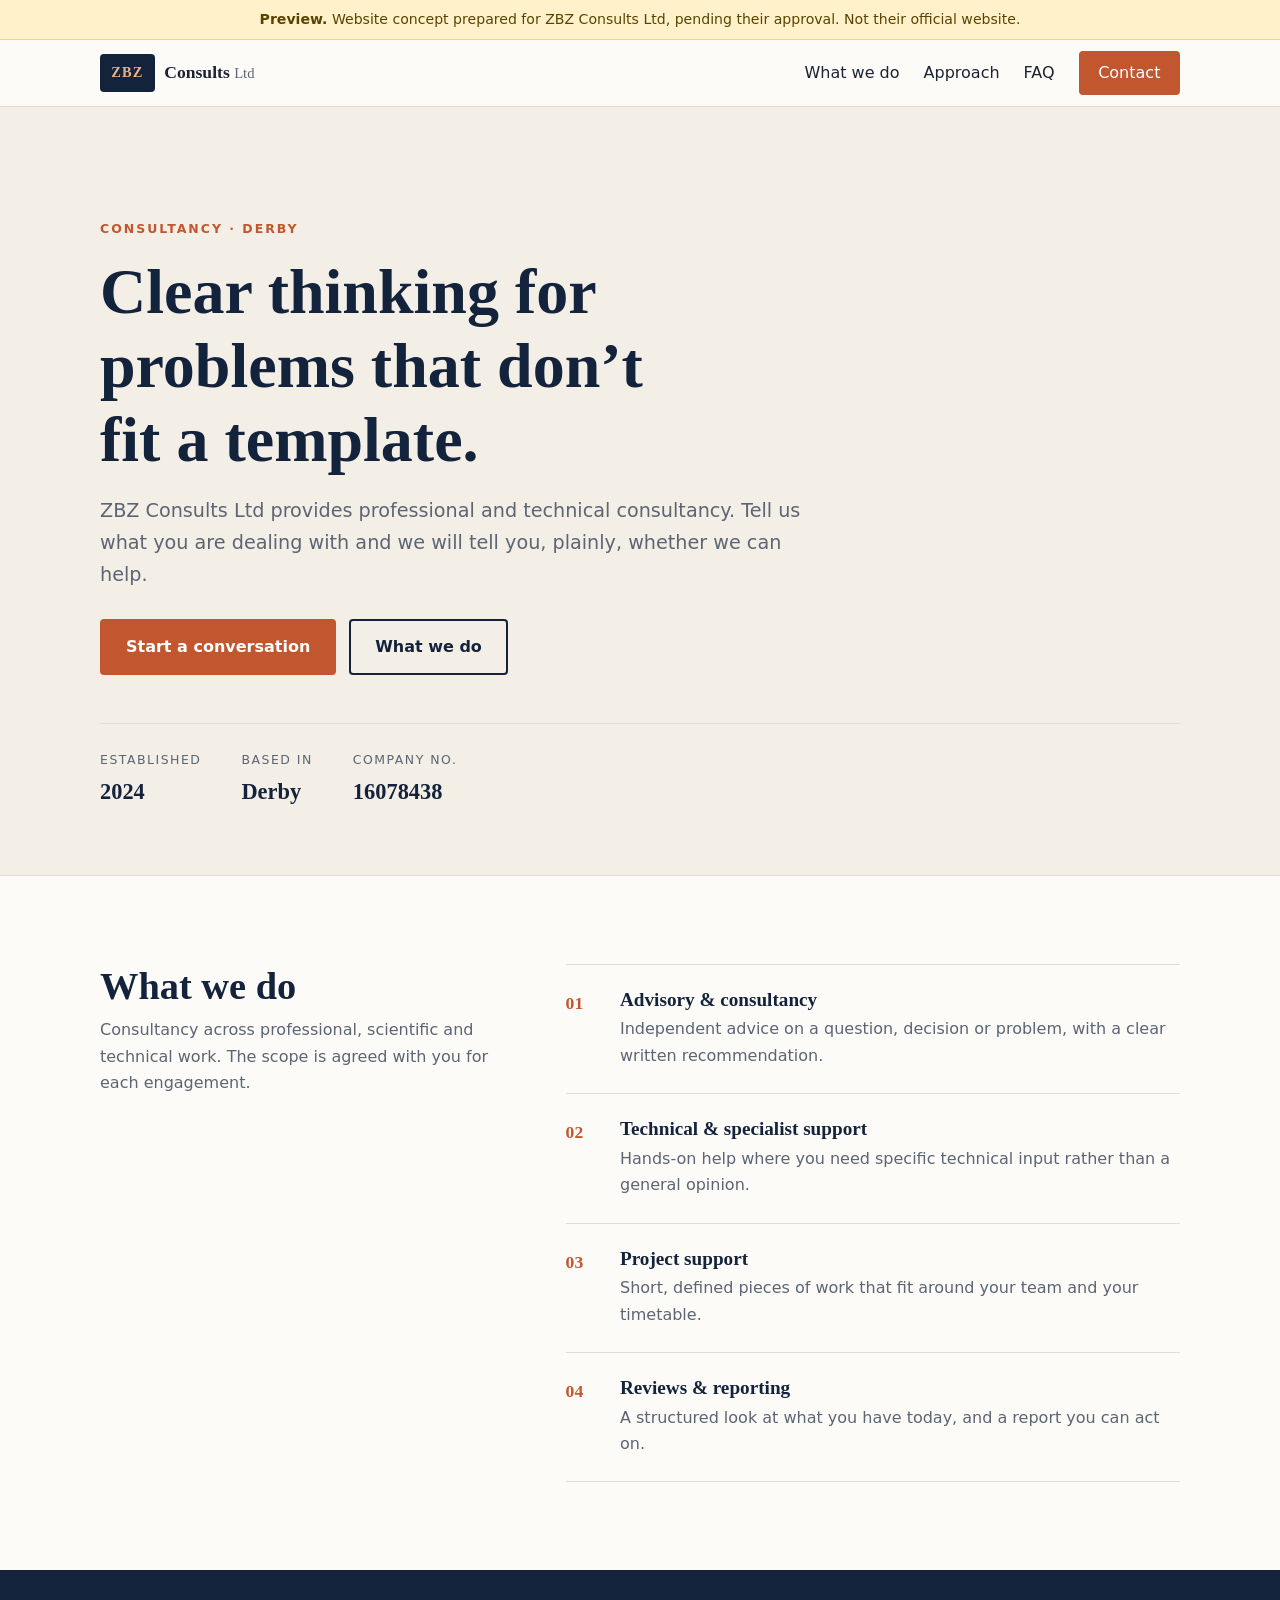
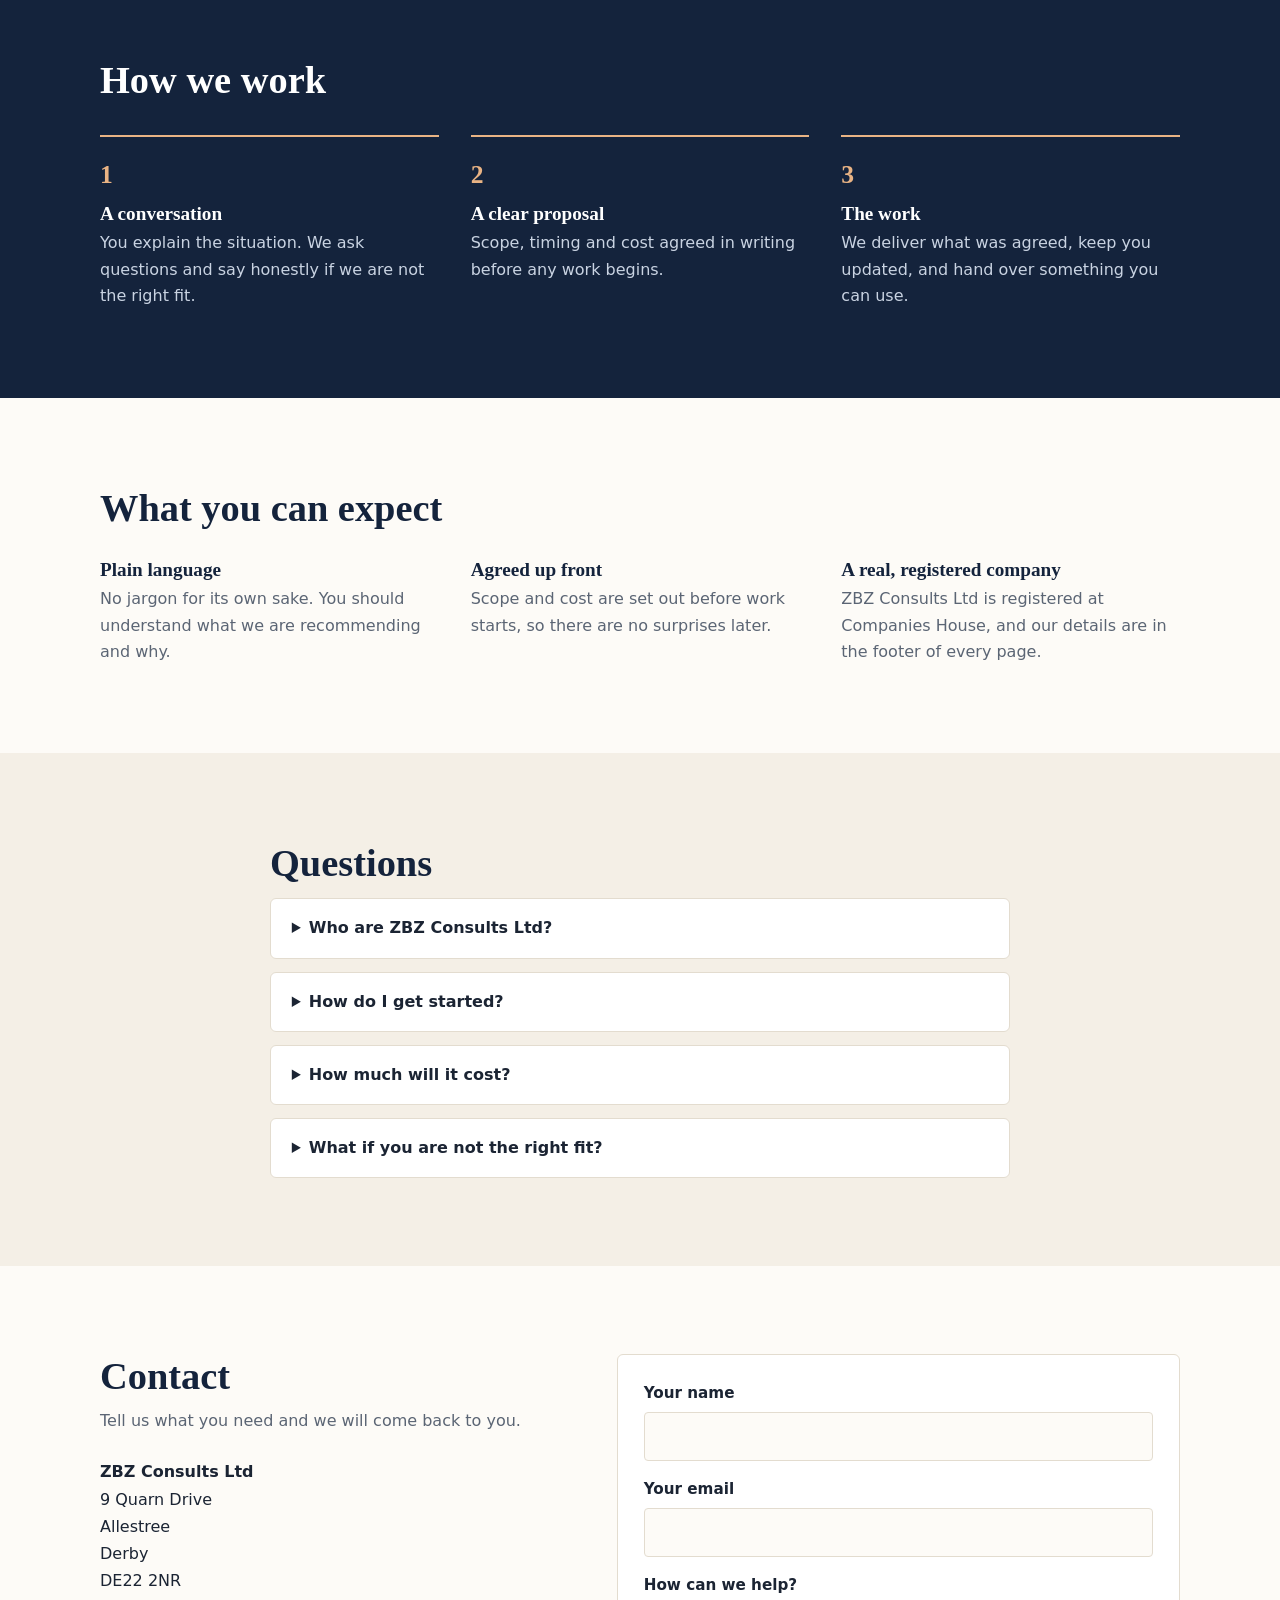
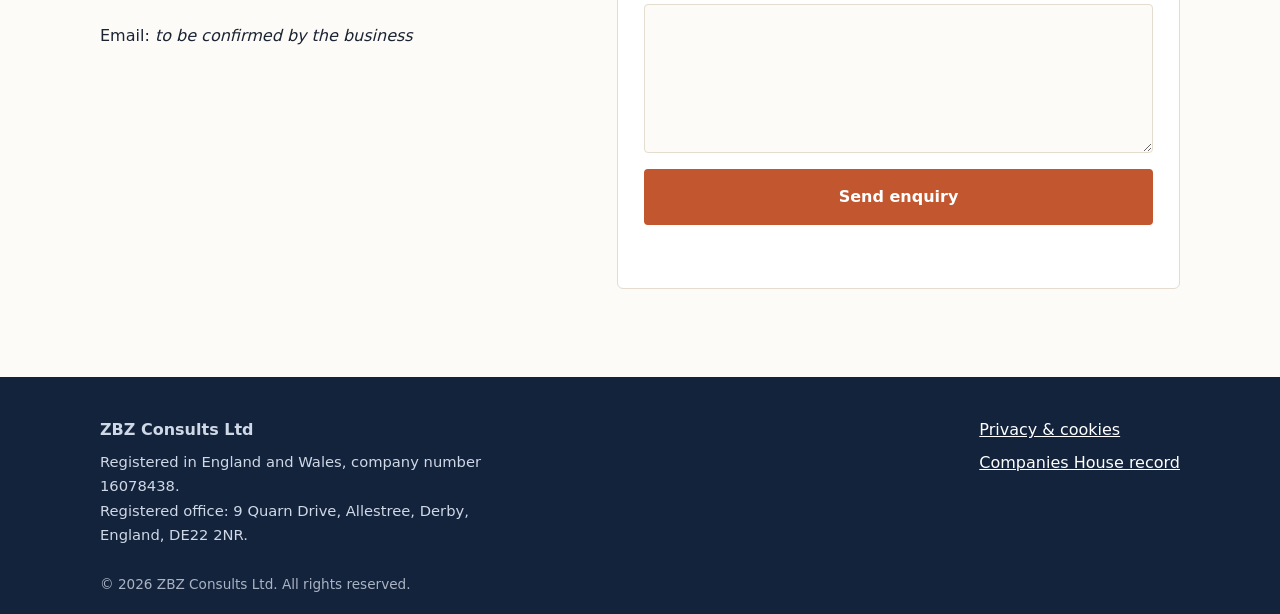
<file: index.html>
<!doctype html>
<html lang="en-GB" data-draft>
<head>
  <meta charset="utf-8">
  <meta name="viewport" content="width=device-width, initial-scale=1">
  <meta name="robots" content="noindex, nofollow">
  <title>ZBZ Consults Ltd | Consultancy, Derby (Preview)</title>
  <meta name="description" content="ZBZ Consults Ltd is a Derby-based consultancy providing professional and technical support. Tell us what you need and we will tell you honestly whether we can help.">
  <meta property="og:title" content="ZBZ Consults Ltd">
  <meta property="og:description" content="Professional and technical consultancy from Derby.">
  <meta property="og:type" content="website">
  <meta name="theme-color" content="#14233c">
  <link rel="icon" href="data:image/svg+xml,%3Csvg xmlns='http://www.w3.org/2000/svg' viewBox='0 0 64 64'%3E%3Crect width='64' height='64' rx='8' fill='%2314233c'/%3E%3Ctext x='32' y='42' font-family='Georgia' font-weight='700' font-size='26' text-anchor='middle' fill='%23e9b384'%3EZBZ%3C/text%3E%3C/svg%3E">
  <link rel="stylesheet" href="css/styles.css">
  <script>try{if(location.search.indexOf('client')>-1)sessionStorage.setItem('previewClient','1');if(sessionStorage.getItem('previewClient')){document.documentElement.className+=' client-view';document.addEventListener('DOMContentLoaded',function(){document.title=document.title.replace(' (Preview)','')})}}catch(e){}</script>
</head>
<body>
  <div class="draft-bar" role="note"><strong>Preview.</strong> Website concept prepared for ZBZ Consults Ltd, pending their approval. Not their official website.</div>
  <a class="skip" href="#main">Skip to content</a>

  <header class="site-header">
    <div class="wrap bar">
      <a class="brand" href="#top" aria-label="ZBZ Consults Ltd, home"><span class="brand-mark" aria-hidden="true">ZBZ</span><span class="brand-text">Consults <small>Ltd</small></span></a>
      <button class="menu-btn" aria-expanded="false" aria-controls="nav" aria-label="Menu"><span></span><span></span><span></span></button>
      <nav id="nav" class="nav" aria-label="Main">
        <a href="#services">What we do</a>
        <a href="#approach">Approach</a>
        <a href="#faq">FAQ</a>
        <a href="#contact" class="btn btn-small">Contact</a>
      </nav>
    </div>
  </header>

  <main id="main">
    <section class="hero" id="top">
      <div class="wrap">
        <p class="eyebrow">Consultancy &middot; Derby</p>
        <h1>Clear thinking for problems that don&rsquo;t fit a template.</h1>
        <p class="lead">ZBZ Consults Ltd provides professional and technical consultancy. Tell us what you are dealing with and we will tell you, plainly, whether we can help.</p>
        <div class="cta-row">
          <a class="btn" href="#contact">Start a conversation</a>
          <a class="btn btn-ghost" href="#services">What we do</a>
        </div>
        <dl class="facts">
          <div><dt>Established</dt><dd>2024</dd></div>
          <div><dt>Based in</dt><dd>Derby</dd></div>
          <div><dt>Company no.</dt><dd>16078438</dd></div>
        </dl>
      </div>
    </section>

    <section class="section" id="services">
      <div class="wrap two-col">
        <div class="sticky-head">
          <h2>What we do</h2>
          <p class="section-intro">Consultancy across professional, scientific and technical work. The scope is agreed with you for each engagement.</p>
        </div>
        <ol class="service-list">
          <li><span class="n">01</span><div><h3>Advisory &amp; consultancy</h3><p>Independent advice on a question, decision or problem, with a clear written recommendation.</p></div></li>
          <li><span class="n">02</span><div><h3>Technical &amp; specialist support</h3><p>Hands-on help where you need specific technical input rather than a general opinion.</p></div></li>
          <li><span class="n">03</span><div><h3>Project support</h3><p>Short, defined pieces of work that fit around your team and your timetable.</p></div></li>
          <li><span class="n">04</span><div><h3>Reviews &amp; reporting</h3><p>A structured look at what you have today, and a report you can act on.</p></div></li>
        </ol>
      </div>
    </section>

    <section class="section dark" id="approach">
      <div class="wrap">
        <h2>How we work</h2>
        <div class="steps">
          <div class="step"><span class="n">1</span><h3>A conversation</h3><p>You explain the situation. We ask questions and say honestly if we are not the right fit.</p></div>
          <div class="step"><span class="n">2</span><h3>A clear proposal</h3><p>Scope, timing and cost agreed in writing before any work begins.</p></div>
          <div class="step"><span class="n">3</span><h3>The work</h3><p>We deliver what was agreed, keep you updated, and hand over something you can use.</p></div>
        </div>
      </div>
    </section>

    <section class="section" id="principles">
      <div class="wrap">
        <h2>What you can expect</h2>
        <div class="trio">
          <div><h3>Plain language</h3><p>No jargon for its own sake. You should understand what we are recommending and why.</p></div>
          <div><h3>Agreed up front</h3><p>Scope and cost are set out before work starts, so there are no surprises later.</p></div>
          <div><h3>A real, registered company</h3><p>ZBZ Consults Ltd is registered at Companies House, and our details are in the footer of every page.</p></div>
        </div>
      </div>
    </section>

    <section class="section alt" id="faq">
      <div class="wrap narrow">
        <h2>Questions</h2>
        <details><summary>Who are ZBZ Consults Ltd?</summary><p>A private limited company registered in England and Wales (company number 16078438), incorporated on 13 November 2024. Our registered office is in Derby.</p></details>
        <details><summary>How do I get started?</summary><p>Send us a short message using the form below, or email us. Tell us what you need and we will reply to arrange a conversation.</p></details>
        <details><summary>How much will it cost?</summary><p>It depends on the scope. We agree the cost with you in writing before any work begins.</p></details>
        <details><summary>What if you are not the right fit?</summary><p>We will say so. It is better to be told that early than to find out halfway through.</p></details>
      </div>
    </section>

    <section class="section" id="contact">
      <div class="wrap contact-grid">
        <div>
          <h2>Contact</h2>
          <p class="section-intro">Tell us what you need and we will come back to you.</p>
          <address>
            <strong>ZBZ Consults Ltd</strong><br>
            9 Quarn Drive<br>Allestree<br>Derby<br>DE22 2NR<br><br>
            Email: <em>to be confirmed by the business</em>
          </address>
        </div>
        <form id="enquiry" class="form" novalidate>
          <label>Your name<input name="name" type="text" autocomplete="name" required></label>
          <label>Your email<input name="email" type="email" autocomplete="email" required></label>
          <label>How can we help?<textarea name="message" rows="5" required></textarea></label>
          <button class="btn" type="submit">Send enquiry</button>
          <p class="form-status" role="status" aria-live="polite"></p>
        </form>
      </div>
    </section>
  </main>

  <footer class="site-footer">
    <div class="wrap foot-grid">
      <div>
        <strong>ZBZ Consults Ltd</strong>
        <p>Registered in England and Wales, company number 16078438.<br>Registered office: 9 Quarn Drive, Allestree, Derby, England, DE22 2NR.</p>
      </div>
      <div class="foot-links">
        <a href="privacy.html">Privacy &amp; cookies</a>
        <a href="https://find-and-update.company-information.service.gov.uk/company/16078438" rel="noopener" target="_blank">Companies House record</a>
      </div>
    </div>
    <div class="wrap copy">&copy; <span id="year">2026</span> ZBZ Consults Ltd. All rights reserved.</div>
  </footer>

  <script src="js/main.js"></script>
</body>
</html>
</file>
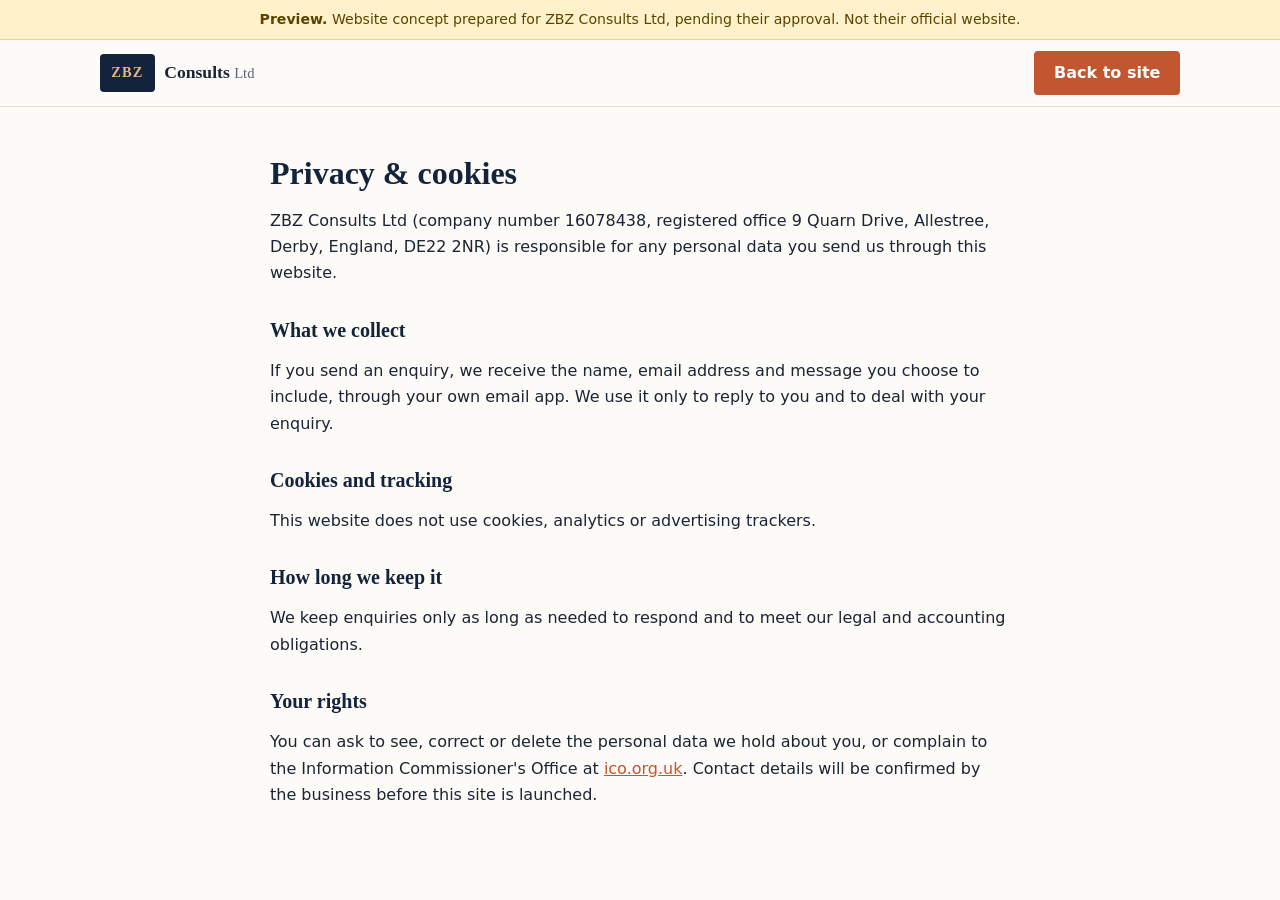
<file: privacy.html>
<!doctype html>
<html lang="en-GB" data-draft>
<head>
  <meta charset="utf-8">
  <meta name="viewport" content="width=device-width, initial-scale=1">
  <title>Privacy &amp; Cookies | ZBZ Consults Ltd</title>
  <meta name="robots" content="noindex">
  <link rel="stylesheet" href="css/styles.css">
  <script>try{if(location.search.indexOf('client')>-1)sessionStorage.setItem('previewClient','1');if(sessionStorage.getItem('previewClient')){document.documentElement.className+=' client-view';document.addEventListener('DOMContentLoaded',function(){document.title=document.title.replace(' (Preview)','')})}}catch(e){}</script>
</head>
<body>
  <div class="draft-bar" role="note"><strong>Preview.</strong> Website concept prepared for ZBZ Consults Ltd, pending their approval. Not their official website.</div>
  <header class="site-header"><div class="wrap bar"><a class="brand" href="index.html"><span class="brand-mark">ZBZ</span><span class="brand-text">Consults <small>Ltd</small></span></a><a class="btn btn-small" href="index.html">Back to site</a></div></header>
  <main class="wrap narrow legal">
    <h1>Privacy &amp; cookies</h1>
    <p>ZBZ Consults Ltd (company number 16078438, registered office 9 Quarn Drive, Allestree, Derby, England, DE22 2NR) is responsible for any personal data you send us through this website.</p>
    <h2>What we collect</h2>
    <p>If you send an enquiry, we receive the name, email address and message you choose to include, through your own email app. We use it only to reply to you and to deal with your enquiry.</p>
    <h2>Cookies and tracking</h2>
    <p>This website does not use cookies, analytics or advertising trackers.</p>
    <h2>How long we keep it</h2>
    <p>We keep enquiries only as long as needed to respond and to meet our legal and accounting obligations.</p>
    <h2>Your rights</h2>
    <p>You can ask to see, correct or delete the personal data we hold about you, or complain to the Information Commissioner's Office at <a href="https://ico.org.uk" rel="noopener">ico.org.uk</a>. Contact details will be confirmed by the business before this site is launched.</p>
  </main>
</body>
</html>
</file>
<file: css/styles.css>
:root{
  --navy:#14233c; --navy-2:#1d3556; --sand:#f4efe6; --paper:#fdfbf7; --ink:#1b2433;
  --muted:#5b6574; --accent:#c2562f; --accent-soft:#e9b384; --line:#e3dccf;
}
*{box-sizing:border-box}
html{scroll-behavior:smooth;scroll-padding-top:76px}
body{margin:0;font-family:system-ui,-apple-system,"Segoe UI",Roboto,Arial,sans-serif;color:var(--ink);background:var(--paper);line-height:1.65;-webkit-font-smoothing:antialiased}
a{color:var(--accent)}
h1,h2,h3{font-family:Georgia,"Times New Roman",serif;line-height:1.15;margin:0}
.wrap{width:min(1080px,100% - 32px);margin-inline:auto}
.narrow{width:min(740px,100% - 32px)}
.skip{position:absolute;left:-999px;top:0;background:var(--navy);color:#fff;padding:.6rem 1rem;z-index:100}
.skip:focus{left:8px;top:8px}

.site-header{position:sticky;top:0;z-index:50;background:rgba(253,251,247,.95);backdrop-filter:blur(8px);border-bottom:1px solid var(--line)}
.bar{display:flex;align-items:center;justify-content:space-between;min-height:66px;gap:1rem}
.brand{display:flex;align-items:center;gap:.6rem;text-decoration:none;color:var(--ink);font-family:Georgia,serif;font-weight:700;font-size:1.1rem}
.brand-mark{display:grid;place-items:center;height:38px;padding:0 .7rem;background:var(--navy);color:var(--accent-soft);font-size:.9rem;letter-spacing:.08em;border-radius:4px}
.brand-text small{font-weight:400;color:var(--muted)}
.nav{display:flex;align-items:center;gap:1.5rem}
.nav a{text-decoration:none;color:var(--ink);font-weight:500}
.nav a:hover{color:var(--accent)}
.menu-btn{display:none;background:none;border:0;padding:.5rem;cursor:pointer}
.menu-btn span{display:block;width:24px;height:2px;background:var(--ink);margin:5px 0}

.btn{display:inline-block;background:var(--accent);color:#fff !important;padding:.8rem 1.5rem;border-radius:4px;font:inherit;font-weight:600;text-decoration:none;border:2px solid var(--accent);cursor:pointer;transition:background .15s}
.btn:hover{background:#a84624;border-color:#a84624}
.btn-small{padding:.45rem 1.1rem}
.btn-ghost{background:transparent;color:var(--navy) !important;border-color:var(--navy)}
.btn-ghost:hover{background:var(--navy);border-color:var(--navy);color:#fff !important}

.hero{background:var(--sand);padding:clamp(3.5rem,9vw,7rem) 0 clamp(2.5rem,6vw,4rem);border-bottom:1px solid var(--line)}
.eyebrow{text-transform:uppercase;letter-spacing:.16em;font-size:.78rem;font-weight:700;color:var(--accent);margin:0 0 1rem}
h1{font-size:clamp(2.2rem,5.6vw,4rem);max-width:18ch;color:var(--navy)}
.lead{font-size:1.2rem;color:var(--muted);max-width:58ch;margin:1.2rem 0 0}
.cta-row{display:flex;flex-wrap:wrap;gap:.8rem;margin-top:1.8rem}
.facts{display:flex;flex-wrap:wrap;gap:2.5rem;margin:3rem 0 0;padding-top:1.6rem;border-top:1px solid var(--line)}
.facts dt{font-size:.78rem;letter-spacing:.12em;text-transform:uppercase;color:var(--muted)}
.facts dd{margin:.2rem 0 0;font-family:Georgia,serif;font-size:1.4rem;color:var(--navy);font-weight:700}

.section{padding:clamp(3rem,7vw,5.5rem) 0}
.section.alt{background:var(--sand)}
.section.dark{background:var(--navy);color:#e7ecf4}
.section.dark h2,.section.dark h3{color:#fff}
h2{font-size:clamp(1.7rem,3.6vw,2.4rem);color:var(--navy);margin-bottom:.6rem}
h3{font-size:1.2rem;color:var(--navy);margin-bottom:.35rem}
.section-intro{color:var(--muted);max-width:52ch;margin:0 0 1.5rem}

.two-col{display:grid;grid-template-columns:1fr 1.5fr;gap:3.5rem;align-items:start}
.sticky-head{position:sticky;top:96px}
.service-list{list-style:none;margin:0;padding:0}
.service-list li{display:flex;gap:1.4rem;padding:1.5rem 0;border-top:1px solid var(--line)}
.service-list li:last-child{border-bottom:1px solid var(--line)}
.service-list p{margin:0;color:var(--muted)}
.n{font-family:Georgia,serif;color:var(--accent);font-weight:700;font-size:1.1rem;flex:none;min-width:2rem}

.steps{display:grid;grid-template-columns:repeat(auto-fit,minmax(min(240px,100%),1fr));gap:2rem;margin-top:2rem}
.step{border-top:2px solid var(--accent-soft);padding-top:1.1rem}
.step p{margin:0;color:#c9d3e2}
.step .n{color:var(--accent-soft);display:block;margin-bottom:.4rem;font-size:1.6rem}
.trio{display:grid;grid-template-columns:repeat(auto-fit,minmax(min(250px,100%),1fr));gap:2rem;margin-top:1.8rem}
.trio p{margin:0;color:var(--muted)}

details{background:#fff;border:1px solid var(--line);border-radius:6px;padding:1rem 1.3rem;margin-top:.8rem}
summary{cursor:pointer;font-weight:600}
details p{margin:.7rem 0 0;color:var(--muted)}

.contact-grid{display:grid;grid-template-columns:1fr 1.2fr;gap:3rem}
address{font-style:normal;line-height:1.7}
.copy-btn{display:block;margin-top:.7rem;background:none;border:1.5px solid var(--navy);color:var(--navy);border-radius:4px;padding:.35rem .8rem;font:inherit;font-size:.88rem;cursor:pointer}
.copy-btn:hover{background:var(--navy);color:#fff}
.form{display:grid;gap:1rem;background:#fff;padding:1.6rem;border:1px solid var(--line);border-radius:6px}
.form label{display:grid;gap:.35rem;font-weight:600;font-size:.95rem}
.form input,.form textarea{font:inherit;padding:.7rem .85rem;border:1.5px solid var(--line);border-radius:4px;background:var(--paper)}
.form input:focus,.form textarea:focus{outline:2px solid var(--navy);border-color:var(--navy)}
.form .invalid{border-color:#b3261e}
.form-status{margin:0;min-height:1.4em;font-size:.95rem}

.site-footer{background:var(--navy);color:#cfd8e6;padding:2.5rem 0 1.2rem}
.site-footer a{color:#fff}
.foot-grid{display:flex;justify-content:space-between;gap:2rem;flex-wrap:wrap}
.foot-grid p{margin:.4rem 0 0;font-size:.92rem;max-width:46ch}
.foot-links{display:flex;flex-direction:column;gap:.4rem}
.copy{margin-top:1.6rem;font-size:.85rem;opacity:.8}

.legal{padding:3rem 0 4rem}
.legal h1{font-size:2rem;max-width:none}
.legal h2{font-size:1.25rem;margin-top:2rem}

@media (prefers-reduced-motion:reduce){*{scroll-behavior:auto !important;transition:none !important}}
@media (max-width:820px){
  .two-col,.contact-grid{grid-template-columns:1fr;gap:1.5rem}
  .sticky-head{position:static}
  .menu-btn{display:block}
  .nav{position:absolute;top:66px;left:0;right:0;flex-direction:column;align-items:stretch;gap:0;background:var(--paper);border-bottom:1px solid var(--line);display:none;padding:.5rem 16px 1rem}
  .nav.open{display:flex}
  .nav a{padding:.8rem 0;border-bottom:1px solid var(--line)}
  .nav .btn{text-align:center;margin-top:.8rem}
}

/* preview notice */
.draft-bar{background:#fff1c9;color:#5a4300;text-align:center;font-size:.88rem;padding:.6rem 1rem;border-bottom:1px solid #ecd58a;line-height:1.4}
.client-view .draft-bar{display:none}
</file>
